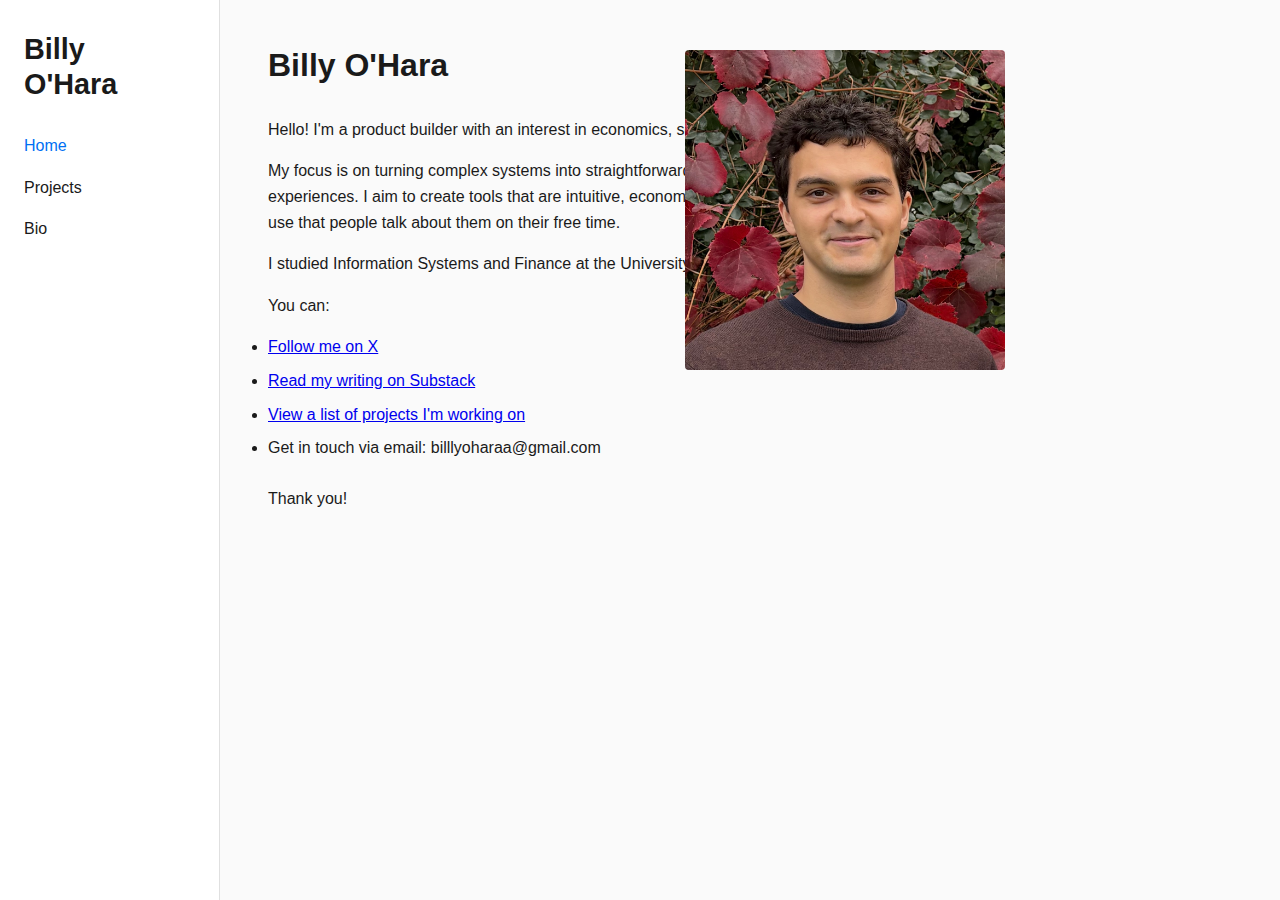
<file: index.html>
<!DOCTYPE html>
<html lang="en">
  <head>
    <meta charset="UTF-8" />
    <meta name="viewport" content="width=device-width, initial-scale=1.0" />
    <title>Billy O'Hara – Product Builder</title>
    <link rel="stylesheet" href="index.css" />
  </head>
  <body>
    <div class="container">
      <!-- ───────────── Sidebar ───────────── -->
      <aside class="sidebar">
        <h2 class="logo">Billy<br />O'Hara</h2>
        <nav>
          <ul>
            <li><a class="active" href="#">Home</a></li>
            <!-- changed ↓ -->
            <li><a href="projects.html">Projects</a></li>
            <li><a href="bio.html">Bio</a></li>
          </ul>
        </nav>
      </aside>

      <!-- ───────────── Main Content ───────────── -->
      <main class="content">
        <img
          class="profile-photo"
          src="billyHeadshot.jpeg"
          alt="Billy O'Hara headshot"
        />
        <div class="text">
          <h1>Billy O'Hara</h1>
          <br />
          <p>
            Hello! I'm a product builder with an interest in economics,
            software, and history.
          </p>
          <p>
            My focus is on turning complex systems into straightforward, useful
            products and experiences. I aim to create tools that are intuitive,
            economically productive, and so fun to use that people talk about
            them on their free time.
          </p>
          <p>
            I studied Information Systems and Finance at the University of Utah.
          </p>

          <p>You can:</p>
          <ul class="links">
            <li>
              <a href="https://twitter.com/billchain333" target="_blank"
                >Follow me on X</a
              >
            </li>
            <li>
              <a
                href="https://substack.com/@billyfo?utm_source=user-menu"
                target="_blank"
                >Read my writing on Substack</a
              >
            </li>
            <!-- changed ↓ -->
            <li>
              <a href="projects.html">View a list of projects I'm working on</a>
            </li>
            <li>
              <a>Get in touch via email: billlyoharaa@gmail.com</a>
            </li>
          </ul>
          <br />
          <p>Thank you!</p>
        </div>
      </main>
    </div>

    <script src="script.js" defer></script>
  </body>
</html>
</file>
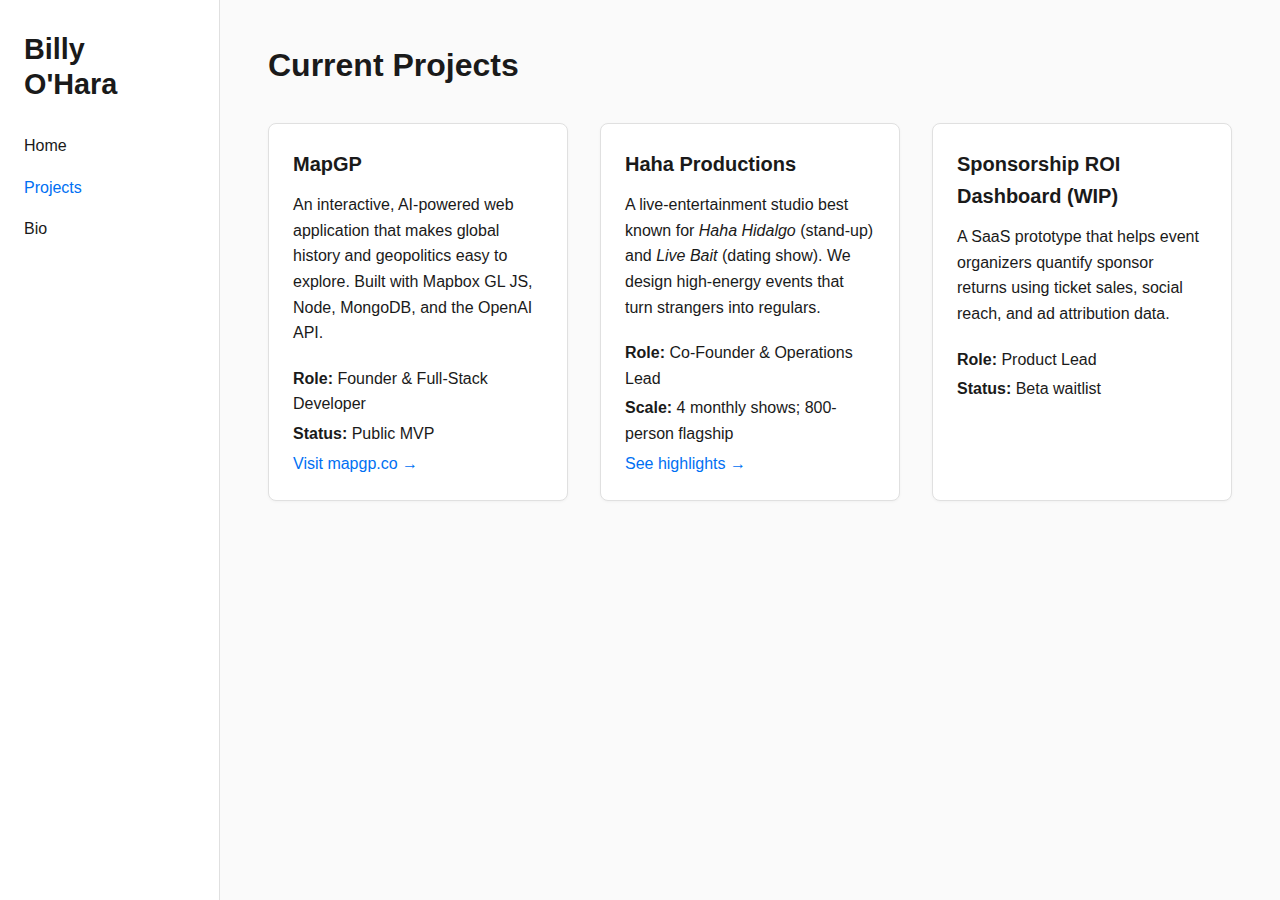
<file: projects.html>
<!DOCTYPE html>
<html lang="en">
  <head>
    <meta charset="UTF-8" />
    <meta name="viewport" content="width=device-width, initial-scale=1.0" />
    <title>Projects – Billy O'Hara</title>
    <link rel="stylesheet" href="index.css" />
  </head>
  <body>
    <div class="container">
      <!-- ───────────── Sidebar ───────────── -->
      <aside class="sidebar">
        <h2 class="logo">Billy<br />O'Hara</h2>
        <nav>
          <ul>
            <li><a href="index.html">Home</a></li>
            <li><a class="active" href="projects.html">Projects</a></li>
            <!-- changed ↓ -->
            <li><a href="bio.html">Bio</a></li>
          </ul>
        </nav>
      </aside>

      <!-- ───────────── Main Content ───────────── -->
      <main class="content">
        <h1>Current Projects</h1>

        <section class="projects-grid">
          <!-- MapGP -->
          <article class="project-card">
            <h2>MapGP</h2>
            <p>
              An interactive, AI-powered web application that makes global
              history and geopolitics easy to explore. Built with Mapbox GL JS,
              Node, MongoDB, and the OpenAI API.
            </p>
            <ul>
              <li><strong>Role:</strong> Founder & Full-Stack Developer</li>
              <li><strong>Status:</strong> Public MVP</li>
              <li>
                <a href="https://mapgp.co" target="_blank" rel="noopener"
                  >Visit mapgp.co →</a
                >
              </li>
            </ul>
          </article>

          <!-- Haha Productions -->
          <article class="project-card">
            <h2>Haha Productions</h2>
            <p>
              A live-entertainment studio best known for
              <em>Haha Hidalgo</em> (stand-up) and <em>Live Bait</em> (dating
              show). We design high-energy events that turn strangers into
              regulars.
            </p>
            <ul>
              <li><strong>Role:</strong> Co-Founder & Operations Lead</li>
              <li>
                <strong>Scale:</strong> 4 monthly shows; 800-person flagship
              </li>
              <li>
                <a
                  href="https://hahaproductions.example"
                  target="_blank"
                  rel="noopener"
                  >See highlights →</a
                >
              </li>
            </ul>
          </article>

          <!-- Sponsorship ROI Tool -->
          <article class="project-card">
            <h2>Sponsorship ROI Dashboard (WIP)</h2>
            <p>
              A SaaS prototype that helps event organizers quantify sponsor
              returns using ticket sales, social reach, and ad attribution data.
            </p>
            <ul>
              <li><strong>Role:</strong> Product Lead</li>
              <li><strong>Status:</strong> Beta waitlist</li>
            </ul>
          </article>
        </section>
      </main>
    </div>

    <script src="script.js" defer></script>
  </body>
</html>
</file>
<file: index.css>
/* ───────────── Base Layout ───────────── */
* {
  box-sizing: border-box;
  margin: 0;
  padding: 0;
}

html,
body {
  height: 100%;
  font-family: -apple-system, BlinkMacSystemFont, "Segoe UI", Roboto, Oxygen,
    Ubuntu, Cantarell, "Open Sans", "Helvetica Neue", sans-serif;
  color: #1a1a1a;
  background: #fafafa;
  line-height: 1.6;
}

.container {
  display: flex;
  min-height: 100vh;
}

/* ───────────── Sidebar ───────────── */
.sidebar {
  width: 220px;
  background: #ffffff;
  border-right: 1px solid #e0e0e0;
  padding: 2rem 1.5rem;
}

.logo {
  font-size: 1.8rem;
  font-weight: 700;
  margin-bottom: 2rem;
  line-height: 1.2;
}

.sidebar nav ul {
  list-style: none;
}

.sidebar nav li:not(:last-child) {
  margin-bottom: 1rem;
}

.sidebar a {
  text-decoration: none;
  color: #1a1a1a;
  transition: color 0.2s ease;
}

.sidebar a:hover,
.sidebar a.active {
  color: #0070f3;
}

/* ───────────── Content ───────────── */
.content {
  flex: 1;
  padding: 2.5rem 3rem;
  display: flex;
  flex-direction: column;
  gap: 2rem;
}

.content h1 {
  font-size: 2rem;
  font-weight: 600;
}

.text p {
  max-width: 640px;
  margin-bottom: 1rem;
}

.links li:not(:last-child) {
  margin-bottom: 0.5rem;
}

/* ───────────── Projects Grid ───────────── */
.projects-grid {
  display: grid;
  grid-template-columns: repeat(auto-fill, minmax(280px, 1fr));
  gap: 2rem;
}

.project-card {
  background: #ffffff;
  padding: 1.5rem;
  border: 1px solid #e0e0e0;
  border-radius: 8px;
  box-shadow: 0 1px 3px rgba(0, 0, 0, 0.04);
  display: flex;
  flex-direction: column;
  gap: 0.75rem;
}

.project-card h2 {
  font-size: 1.25rem;
  font-weight: 600;
}

.project-card ul {
  list-style: none;
  margin-top: 0.5rem;
}

.project-card li:not(:last-child) {
  margin-bottom: 0.25rem;
}

.project-card a {
  color: #0070f3;
  text-decoration: none;
}

.project-card a:hover {
  text-decoration: underline;
}

/* ───────────── Responsive Adjustments ───────────── */
@media (max-width: 768px) {
  .sidebar {
    display: none; /* Simple mobile-first hide; can convert to hamburger later */
  }
  .content {
    padding: 2rem 1.5rem;
  }
  .profile-photo {
    max-width: 150px;
  }
}

/* ───────────── Bio page tweaks ───────────── */
.bio-content h1 {
  margin-bottom: 1.2rem;
}

.lead {
  font-size: 1.05rem;
  line-height: 1.6;
  margin-bottom: 2rem;
  max-width: 60ch;
}

.bio-section {
  margin-bottom: 2.2rem;
}

.bio-section h2 {
  font-size: 1.25rem;
  margin-bottom: 0.6rem;
  color: #333;
}

.bio-section p {
  line-height: 1.6;
  max-width: 70ch;
}

/* ───────────── Bio image ───────────── */
.bio-image {
  width: 45%; /* 5 % narrower than the text block */
  max-width: 95%;
  display: block; /* gives margin:auto centering effect */
  margin: 1rem left 0; /* top spacing, then auto left/right = centered */
  height: auto;
  border-radius: 4px;
}

/* ───────────── Finance section layout ───────────── */
.bio-flex {
  display: flex;
  align-items: flex-start;
  gap: 1.5rem;
}

/* ───────────── Bio list indentation ───────────── */
.bio-section ul {
  margin-left: 1.5rem; /* shifts the whole list right */
  padding-left: 1rem; /* extra room so bullets don’t touch text */
  list-style-position: inside; /* keeps bullets inside the margin */
}

/* ───────────  PROFILE PHOTO  ─────────── */
.profile-photo {
  position: absolute;
  top: 50px;
  right: 275px;
  width: 320px;
  height: 320px;
  object-fit: cover;
  border-radius: 4px;
}
</file>
